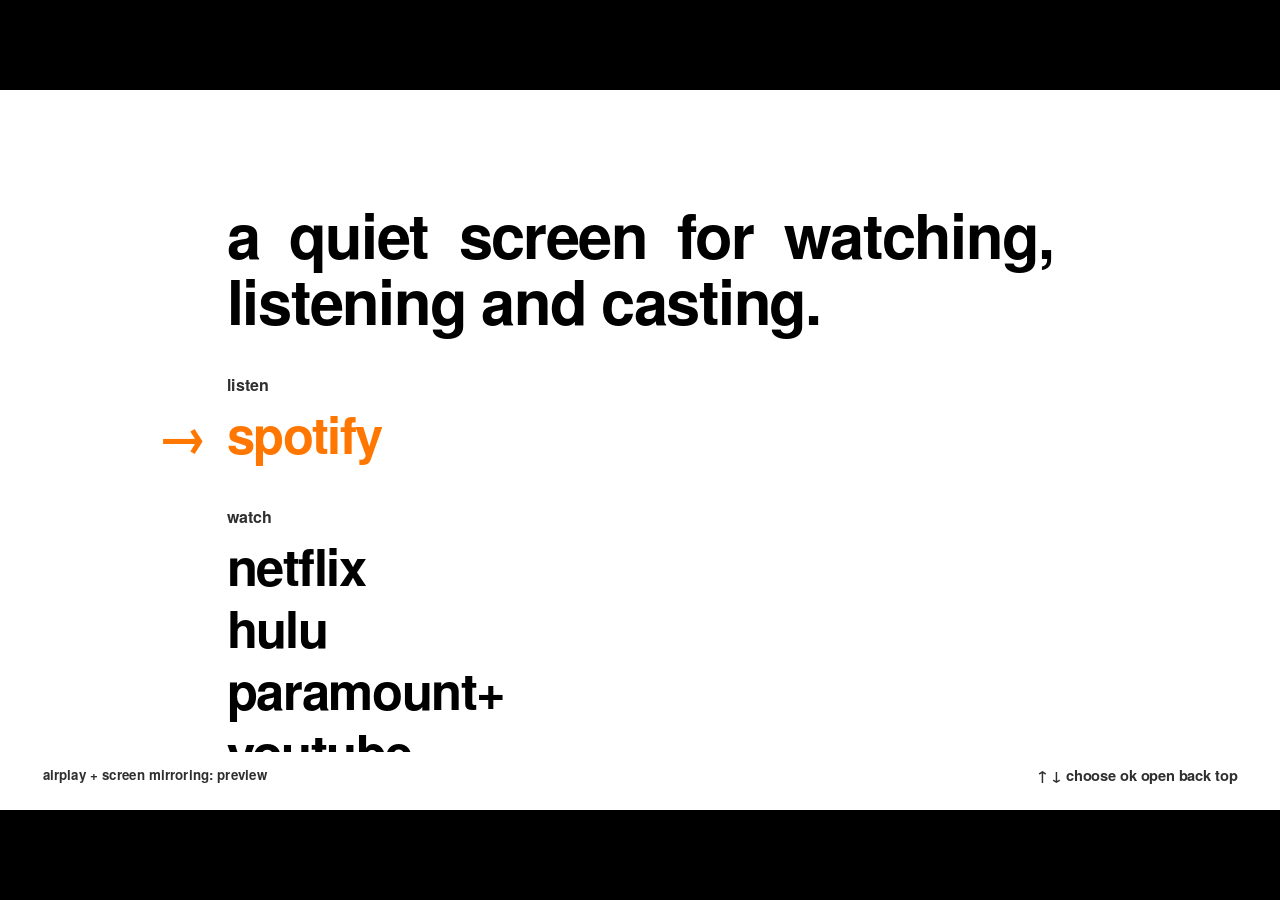
<file: app/index.html>
<!doctype html>
<html lang="en">
<head>
<meta charset="utf-8">
<meta name="viewport" content="width=1920, height=1080">
<title>UTILITY — a tv should be a tool.</title>
<link rel="stylesheet" href="style.css">
</head>
<body class="loading">
<div id="stage">
  <div id="boot" role="status" aria-live="polite" aria-label="Loading Utility">
    <div class="crt-content">
      <div class="crt-title" aria-hidden="true">loading<span class="crt-dot">.</span></div>
      <div class="crt-bar" aria-hidden="true"><div class="crt-signal"></div></div>
      <div class="crt-label" aria-hidden="true">utility</div>
    </div>
  </div>
  <div class="page" id="page">
    <h1>a quiet screen for watching, listening and casting.</h1>
    <div id="list"></div>
    <p class="project-note">utility. turn it on. choose something. music, films, whatever’s plugged in. a little sidequest in making a shared screen useful again.</p>
  </div>

  <div id="volume-osd" hidden role="status" aria-live="polite">
    <div class="volume-heading"><span id="volume-label">volume</span><span id="volume-value"></span></div>
    <div id="volume-meter" aria-hidden="true"></div>
  </div>

  <div class="stamp">
    <div class="footer-status">
      <span id="casting-status">airplay + screen mirroring: checking</span>
      <span id="said" role="status" aria-live="polite"></span>
    </div>
    <span id="key-hints">↑ ↓ choose &nbsp; ok open &nbsp; back top</span>
  </div>
</div>

<script src="catalog.js"></script>
<script src="device.js"></script>
<script src="library.js"></script>
<script src="appearance.js"></script>
<script src="volume.js"></script>
<script src="main.js"></script>
</body>
</html>
</file>
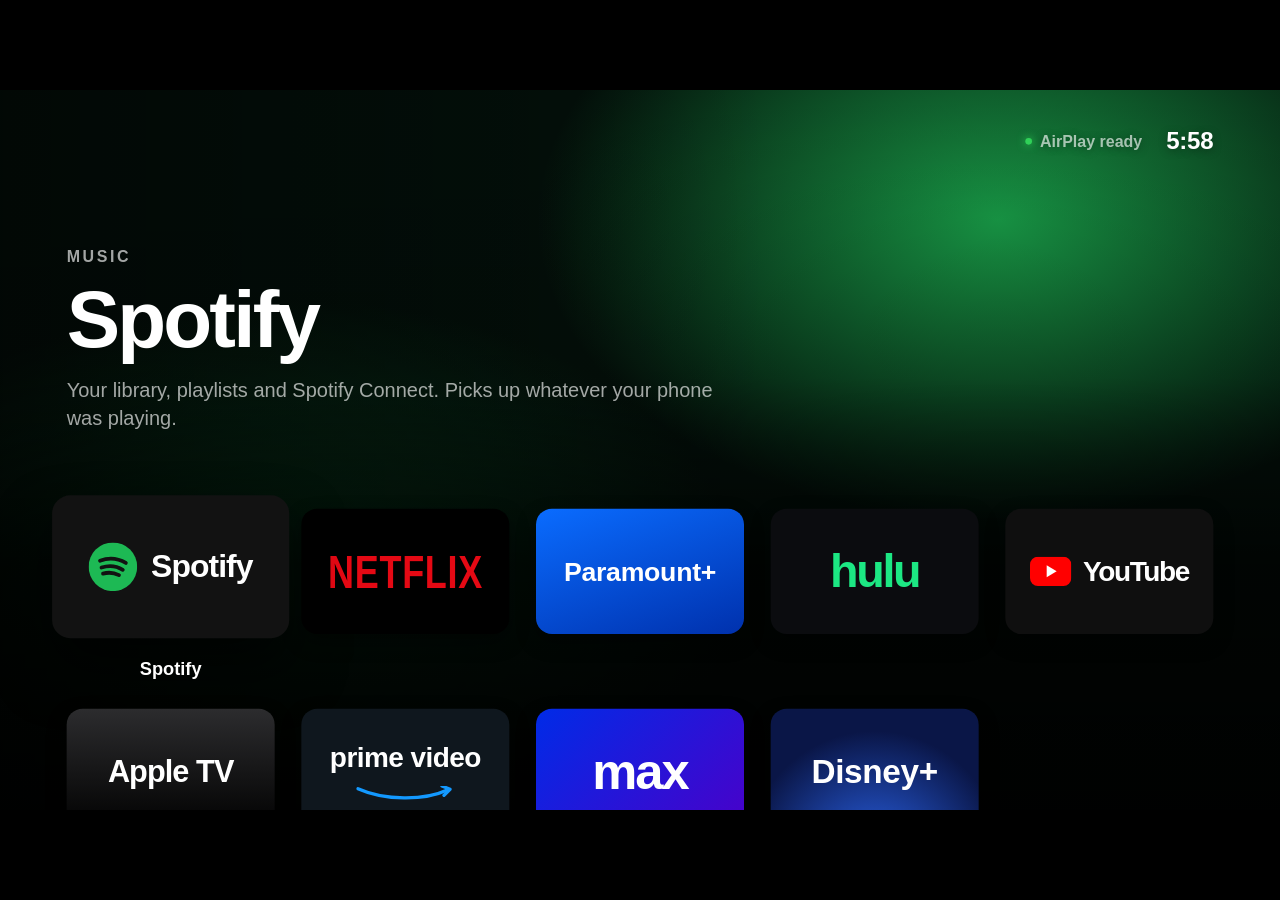
<file: mockups/a-glass.html>
<!doctype html>
<html lang="en">
<head>
<meta charset="utf-8">
<meta name="viewport" content="width=1920, height=1080">
<title>Home · Glass</title>
<style>
/* Option A: a tvOS-style home. Built for a 1920x1080 TV panel and an ES5-era
   Tizen web engine: no backdrop-filter, no inset, only opacity and transform
   animate. The stage scales down to fit when previewed in a desktop browser. */

:root {
  --ink: #fff;
  --dim: rgba(255, 255, 255, .64);
  --faint: rgba(255, 255, 255, .38);
  --edge: 100px;
  --tile-w: 312px;
  --tile-h: 188px;
  --gap: 40px;
  --row: 300px;
  --ease: cubic-bezier(.2, .8, .2, 1);
}

* { box-sizing: border-box; margin: 0; padding: 0; }

html, body { width: 100%; height: 100%; overflow: hidden; background: #000; }

body {
  font-family: "SF Pro Display", -apple-system, BlinkMacSystemFont, "Inter", "Helvetica Neue", Arial, sans-serif;
  color: var(--ink);
  -webkit-font-smoothing: antialiased;
}

#stage {
  position: absolute; left: 0; top: 0;
  width: 1920px; height: 1080px;
  overflow: hidden;
  transform-origin: 0 0;
  background: #05060a;
}

/* Ambient light: two layers, crossfaded on focus change. */

.amb { position: absolute; top: 0; left: 0; right: 0; bottom: 0; opacity: 0; transition: opacity .8s var(--ease); }
.amb.on { opacity: 1; }

.shade {
  position: absolute; top: 0; left: 0; right: 0; bottom: 0;
  background:
    linear-gradient(180deg, rgba(0,0,0,0) 0%, rgba(0,0,0,.1) 40%, rgba(0,0,0,.72) 66%, rgba(0,0,0,.92) 100%),
    linear-gradient(90deg, rgba(0,0,0,.5) 0%, rgba(0,0,0,0) 60%);
  transition: opacity .5s var(--ease);
}
.deep .shade { opacity: 1; }
.deep .amb.on { opacity: .45; }

/* Status: AirPlay + clock, top right. */

.status {
  position: absolute; top: 56px; right: var(--edge);
  display: flex; align-items: center; gap: 36px;
  font-size: 28px; font-weight: 600;
  text-shadow: 0 2px 12px rgba(0,0,0,.35);
}
.status .air { display: flex; align-items: center; gap: 12px; color: var(--dim); font-size: 24px; }
.status .air i { width: 10px; height: 10px; border-radius: 50%; background: #30d158; box-shadow: 0 0 12px #30d158; }
.status .clock { font-size: 36px; letter-spacing: -.01em; }

/* Top shelf: the focused app, large. */

.hero {
  position: absolute; left: var(--edge); top: 236px; width: 1200px;
  transition: opacity .45s var(--ease), transform .55s var(--ease);
}
.deep .hero { opacity: 0; transform: translateY(-80px); }
.hero .eyebrow { font-size: 24px; font-weight: 600; letter-spacing: .16em; text-transform: uppercase; color: var(--dim); }
.hero .title { font-size: 120px; font-weight: 700; letter-spacing: -.035em; line-height: 1; margin-top: 20px; }
.hero .sub { font-size: 30px; font-weight: 500; color: var(--dim); margin-top: 26px; line-height: 1.4; max-width: 980px; }
.hero.swap { animation: swap .5s var(--ease); }
@keyframes swap { from { opacity: 0; transform: translateY(14px); } to { opacity: 1; transform: none; } }

/* Grid of app tiles. */

.grid { position: absolute; left: 0; top: 628px; width: 100%; transition: transform .55s var(--ease); }
.rowname {
  position: absolute; left: var(--edge); margin-top: -58px;
  font-size: 24px; font-weight: 600; color: var(--faint);
  opacity: 0; transition: opacity .4s;
}
.deep .row.cur .rowname { opacity: 1; }
.row { position: relative; height: var(--row); padding-left: var(--edge); white-space: nowrap; perspective: 1400px; transition: opacity .4s var(--ease); }
.row.gone { opacity: 0; }

.tile {
  display: inline-block; position: relative; vertical-align: top;
  width: var(--tile-w); height: var(--tile-h); margin-right: var(--gap);
  border-radius: 24px;
  box-shadow: 0 12px 28px rgba(0,0,0,.4);
  transition: transform .35s var(--ease), box-shadow .35s var(--ease), opacity .35s;
}
.row.dim .tile { opacity: .55; }
.tile .face {
  position: absolute; top: 0; left: 0; right: 0; bottom: 0;
  border-radius: 24px; overflow: hidden;
  display: flex; align-items: center; justify-content: center; gap: 18px;
}
.tile .sheen {
  position: absolute; top: 0; left: 0; width: 100%; height: 100%;
  background: linear-gradient(112deg, rgba(255,255,255,0) 32%, rgba(255,255,255,.26) 48%, rgba(255,255,255,0) 64%);
  transform: translateX(-130%);
}
.tile .label {
  position: absolute; top: 100%; left: -40px; right: -40px; margin-top: 26px;
  text-align: center; font-size: 24px; font-weight: 600; color: var(--ink);
  opacity: 0; transition: opacity .25s;
}
.tile.focus {
  transform: scale(1.14) translateY(-6px);
  box-shadow: 0 40px 72px rgba(0,0,0,.62);
  z-index: 2;
  animation: float 5s ease-in-out .4s infinite;
}
.tile.focus .sheen { animation: sheen 1.1s var(--ease) .12s 1 both; }
.tile.focus .label { opacity: 1; }
.tile.press { transform: scale(1.08) translateY(-2px); transition-duration: .12s; animation: none; }

@keyframes sheen { to { transform: translateX(130%); } }
@keyframes float {
  0%, 100% { transform: scale(1.14) translateY(-6px) rotateX(0) rotateY(0); }
  33% { transform: scale(1.14) translateY(-8px) rotateX(1.6deg) rotateY(-2.2deg); }
  66% { transform: scale(1.14) translateY(-5px) rotateX(-1.2deg) rotateY(1.8deg); }
}

/* Wordmarks are typeset stand-ins, not the real logos. On the TV the app
   icons come from the installed apps themselves. */

.w { font-weight: 700; letter-spacing: -.03em; color: #fff; }
.f-spotify { background: #121212; }
.f-spotify .w { font-size: 42px; }
.f-netflix { background: #000; }
.f-netflix .w { font-size: 54px; font-weight: 900; letter-spacing: .02em; color: #e50914; transform: scaleY(1.28); }
.f-paramount { background: linear-gradient(160deg, #0a6cff, #0031ad); }
.f-paramount .w { font-size: 40px; font-weight: 600; letter-spacing: -.01em; }
.f-hulu { background: #0b0c0f; }
.f-hulu .w { font-size: 70px; font-weight: 800; letter-spacing: -.05em; color: #1ce783; }
.f-youtube { background: #0f0f0f; }
.f-youtube .w { font-size: 42px; letter-spacing: -.05em; }
.f-appletv { background: linear-gradient(180deg, #2c2c2e, #000); }
.f-appletv .w { font-size: 46px; font-weight: 600; }
.f-prime { background: #0f171e; flex-direction: column; gap: 0; }
.f-prime .w { font-size: 42px; letter-spacing: -.02em; }
.f-max { background: linear-gradient(135deg, #002be7, #4a00c9); }
.f-max .w { font-size: 76px; font-weight: 800; letter-spacing: -.04em; }
.f-disney { background: radial-gradient(circle at 50% 120%, #2a62e8, #0a1647 70%); }
.f-disney .w { font-size: 50px; font-weight: 600; letter-spacing: -.01em; }
.f-airplay { background: linear-gradient(180deg, #434956, #1b1f27); }
.f-mirror { background: linear-gradient(180deg, #3b3170, #15122a); }
.f-hdmi { background: linear-gradient(180deg, #3a3a3c, #1c1c1e); }
.f-settings { background: linear-gradient(180deg, #6b6b70, #2c2c2e); }
.f-samsung { background: linear-gradient(180deg, #1f2a44, #0b1020); }
.f-sys .w { font-size: 34px; font-weight: 600; letter-spacing: -.01em; }
.f-sys svg { width: 52px; height: 52px; }

/* Toast for what OK would do. */

.toast {
  position: absolute; left: 50%; bottom: 64px;
  transform: translate(-50%, 24px);
  padding: 22px 34px; border-radius: 20px;
  background: rgba(40, 40, 46, .94);
  font-size: 26px; font-weight: 500; color: #fff; max-width: 1300px; text-align: center;
  box-shadow: 0 20px 60px rgba(0,0,0,.5);
  opacity: 0; transition: opacity .3s var(--ease), transform .3s var(--ease);
}
.toast.on { opacity: 1; transform: translate(-50%, 0); }
.toast b { font-weight: 700; }
</style>
</head>
<body>
<div id="stage">
  <div class="amb" id="ambA"></div>
  <div class="amb" id="ambB"></div>
  <div class="shade"></div>

  <div class="status">
    <div class="air"><i></i>AirPlay ready</div>
    <div class="clock" id="clock">11:26</div>
  </div>

  <div class="hero" id="hero">
    <div class="eyebrow" id="eyebrow"></div>
    <div class="title" id="title"></div>
    <div class="sub" id="sub"></div>
  </div>

  <div class="grid" id="grid"></div>
  <div class="toast" id="toast"></div>
</div>

<script>
(function () {
  'use strict';

  var ICON = {
    spotify: '<svg width="64" height="64" viewBox="0 0 64 64"><circle cx="32" cy="32" r="32" fill="#1db954"/><path d="M15 24c11-4 24-3 34 3M17 33c9-3 20-2 28 3M19 41c7-2 15-1 21 2" stroke="#121212" stroke-width="5" stroke-linecap="round" fill="none"/></svg>',
    youtube: '<svg width="62" height="44" viewBox="0 0 62 44"><rect width="62" height="44" rx="12" fill="#ff0000"/><path d="M25 13l15 9-15 9z" fill="#fff"/></svg>',
    prime: '<svg width="150" height="22" viewBox="0 0 150 22"><path d="M4 4c40 18 100 18 134 2" stroke="#1399ff" stroke-width="5" stroke-linecap="round" fill="none"/><path d="M130 0l12 5-9 9" stroke="#1399ff" stroke-width="5" stroke-linecap="round" stroke-linejoin="round" fill="none"/></svg>',
    airplay: '<svg viewBox="0 0 52 52" fill="none" stroke="#fff" stroke-width="3.5" stroke-linejoin="round"><path d="M14 37H8a3 3 0 0 1-3-3V11a3 3 0 0 1 3-3h36a3 3 0 0 1 3 3v23a3 3 0 0 1-3 3h-6"/><path d="M26 31l11 14H15z" fill="#fff"/></svg>',
    mirror: '<svg viewBox="0 0 52 52" fill="none" stroke="#fff" stroke-width="3.5" stroke-linejoin="round"><rect x="4" y="9" width="32" height="22" rx="3"/><rect x="18" y="20" width="30" height="22" rx="3" fill="#2a2350"/><path d="M14 38h-4"/></svg>',
    hdmi: '<svg viewBox="0 0 52 52" fill="none" stroke="#fff" stroke-width="3.5" stroke-linejoin="round"><path d="M6 17h40v10l-6 8H12l-6-8z"/><path d="M16 24h20"/></svg>',
    settings: '<svg viewBox="0 0 52 52" fill="none" stroke="#fff" stroke-width="3.5"><circle cx="26" cy="26" r="7"/><path d="M26 4v7M26 41v7M4 26h7M41 26h7M10.4 10.4l5 5M36.6 36.6l5 5M10.4 41.6l5-5M36.6 15.4l5-5"/></svg>',
    samsung: '<svg viewBox="0 0 52 52" fill="none" stroke="#fff" stroke-width="3.5" stroke-linejoin="round"><path d="M8 24L26 9l18 15v19H8z"/><path d="M21 43V31h10v12"/></svg>'
  };

  // Brand light: [base, glow, second glow]
  var LIGHT = {
    spotify: ['#03100a', '#1db954', '#0b5a2a'],
    netflix: ['#0b0000', '#e50914', '#5c0006'],
    paramount: ['#000814', '#0a6cff', '#00268a'],
    hulu: ['#010d07', '#1ce783', '#085236'],
    youtube: ['#0b0b0b', '#ff1f1f', '#3d0000'],
    appletv: ['#060606', '#8e8e93', '#2c2c2e'],
    prime: ['#00060d', '#1399ff', '#00305c'],
    max: ['#00041a', '#002be7', '#6a00ff'],
    disney: ['#020818', '#1f56e0', '#00b7ff'],
    airplay: ['#05070b', '#8fa3c4', '#2c3a55'],
    mirror: ['#07050f', '#7b61ff', '#24165c'],
    hdmi: ['#0b0702', '#ff9f0a', '#4a2a00'],
    settings: ['#070707', '#8e8e93', '#3a3a3c'],
    samsung: ['#03060f', '#1f4fff', '#0a1a4a']
  };

  var ROWS = [
    { name: '', apps: [
      { id: 'spotify', name: 'Spotify', eyebrow: 'Music', sub: 'Your library, playlists and Spotify Connect. Picks up whatever your phone was playing.', face: ICON.spotify + '<span class="w">Spotify</span>' },
      { id: 'netflix', name: 'Netflix', eyebrow: 'Films & series', sub: 'Opens straight into your profile picker. No Samsung rows in between.', face: '<span class="w">NETFLIX</span>' },
      { id: 'paramount', name: 'Paramount+', eyebrow: 'Live sport & films', sub: 'CBS live, Champions League, Paramount originals.', face: '<span class="w">Paramount+</span>' },
      { id: 'hulu', name: 'Hulu', eyebrow: 'Series', sub: 'Next episode is one press away.', face: '<span class="w">hulu</span>' },
      { id: 'youtube', name: 'YouTube', eyebrow: 'Everything else', sub: 'Cast from your phone, or browse here.', face: ICON.youtube + '<span class="w">YouTube</span>' }
    ]},
    { name: 'More apps', apps: [
      { id: 'appletv', name: 'Apple TV', eyebrow: 'Apple originals', sub: 'Apple TV+ and your iTunes library.', face: '<span class="w">Apple TV</span>' },
      { id: 'prime', name: 'Prime Video', eyebrow: 'Films & series', sub: 'Amazon originals and rentals.', face: '<span class="w">prime video</span>' + ICON.prime },
      { id: 'max', name: 'Max', eyebrow: 'HBO & more', sub: 'HBO, Discovery and Warner films.', face: '<span class="w">max</span>' },
      { id: 'disney', name: 'Disney+', eyebrow: 'Films & series', sub: 'Disney, Pixar, Marvel, Star Wars.', face: '<span class="w">Disney+</span>' }
    ]},
    { name: 'Cast, inputs & system', apps: [
      { id: 'airplay', name: 'AirPlay', eyebrow: 'Always on', sub: 'Nothing to open. On your Mac or iPhone: Control Center → Screen Mirroring → this TV.', face: ICON.airplay + '<span class="w">AirPlay</span>', sys: true },
      { id: 'mirror', name: 'Screen Mirror', eyebrow: 'Smart View', sub: 'For Android phones and Windows laptops. Also always listening.', face: ICON.mirror + '<span class="w">Mirror</span>', sys: true },
      { id: 'hdmi', name: 'HDMI 1', eyebrow: 'Input', sub: 'Switch to whatever is plugged in.', face: ICON.hdmi + '<span class="w">HDMI 1</span>', sys: true },
      { id: 'settings', name: 'Settings', eyebrow: 'System', sub: 'Picture, sound, network. Samsung’s own panel.', face: ICON.settings + '<span class="w">Settings</span>', sys: true },
      { id: 'samsung', name: 'Samsung Home', eyebrow: 'Escape hatch', sub: 'The original Smart Hub, if you ever need it. Home brings you back here.', face: ICON.samsung + '<span class="w">Samsung</span>', sys: true }
    ]}
  ];

  var stage = document.getElementById('stage');
  var grid = document.getElementById('grid');
  var hero = document.getElementById('hero');
  var ambs = [document.getElementById('ambA'), document.getElementById('ambB')];
  var ambIdx = 0;
  var pos = { r: 0, c: 0 };
  var memory = [0, 0, 0];
  var tiles = [];

  function build() {
    var html = '';
    for (var r = 0; r < ROWS.length; r++) {
      html += '<div class="row" data-r="' + r + '">';
      if (ROWS[r].name) html += '<div class="rowname">' + ROWS[r].name + '</div>';
      for (var c = 0; c < ROWS[r].apps.length; c++) {
        var a = ROWS[r].apps[c];
        html += '<div class="tile" data-r="' + r + '" data-c="' + c + '"><div class="face f-' + a.id + (a.sys ? ' f-sys' : '') + '">' + a.face + '<div class="sheen"></div></div><div class="label">' + a.name + '</div></div>';
      }
      html += '</div>';
    }
    grid.innerHTML = html;
    var rows = grid.querySelectorAll('.row');
    for (r = 0; r < rows.length; r++) tiles.push(rows[r].querySelectorAll('.tile'));
  }

  function light(id) {
    var l = LIGHT[id];
    var next = ambs[1 - ambIdx];
    next.style.background =
      'radial-gradient(ellipse 60% 70% at 78% 18%, ' + l[1] + 'cc 0%, ' + l[1] + '00 60%),' +
      'radial-gradient(ellipse 55% 60% at 22% 68%, ' + l[2] + 'aa 0%, ' + l[2] + '00 65%),' + l[0];
    next.className = 'amb on';
    ambs[ambIdx].className = 'amb';
    ambIdx = 1 - ambIdx;
  }

  function render() {
    var a = ROWS[pos.r].apps[pos.c];
    for (var r = 0; r < tiles.length; r++) {
      for (var c = 0; c < tiles[r].length; c++) tiles[r][c].className = 'tile' + (r === pos.r && c === pos.c ? ' focus' : '');
      tiles[r][0].parentNode.className = 'row' + (r === pos.r ? ' cur' : r < pos.r - 1 ? ' gone' : pos.r > 0 ? ' dim' : '');
    }
    stage.className = pos.r > 0 ? 'deep' : '';
    // Deeper rows settle at y=640, with one row of context above them.
    grid.style.transform = pos.r > 0 ? 'translateY(' + -(300 * pos.r - 12) + 'px)' : 'none';
    document.getElementById('eyebrow').textContent = a.eyebrow;
    document.getElementById('title').textContent = a.name;
    document.getElementById('sub').textContent = a.sub;
    hero.className = 'hero';
    void hero.offsetWidth;
    hero.className = 'hero swap';
    light(a.id);
  }

  var toastTimer;
  function toast(html) {
    var t = document.getElementById('toast');
    t.innerHTML = html;
    t.className = 'toast on';
    clearTimeout(toastTimer);
    toastTimer = setTimeout(function () { t.className = 'toast'; }, 2600);
  }

  function open() {
    var a = ROWS[pos.r].apps[pos.c];
    var el = tiles[pos.r][pos.c];
    el.className = 'tile focus press';
    setTimeout(function () { el.className = 'tile focus'; }, 140);
    if (a.id === 'airplay') toast('<b>AirPlay is always on.</b> Pick this TV from Screen Mirroring on your Mac or iPhone.');
    else toast('Preview · on the TV this opens <b>' + a.name + '</b>');
  }

  function move(dr, dc) {
    var r = pos.r + dr;
    if (r < 0 || r >= ROWS.length) return;
    if (dr) {
      memory[pos.r] = pos.c;
      pos.r = r;
      pos.c = Math.min(memory[r], ROWS[r].apps.length - 1);
    } else {
      var c = pos.c + dc;
      if (c < 0 || c >= ROWS[r].apps.length) return;
      pos.c = c;
    }
    render();
  }

  // Arrow keys, Enter, and the Samsung remote's Return (10009).
  document.addEventListener('keydown', function (e) {
    var k = e.keyCode;
    if (k === 37) move(0, -1);
    else if (k === 39) move(0, 1);
    else if (k === 38) move(-1, 0);
    else if (k === 40) move(1, 0);
    else if (k === 13) open();
    else if (k === 10009 || k === 27 || k === 8) { if (pos.r > 0) { pos.r = 0; pos.c = memory[0]; render(); } }
    else return;
    e.preventDefault();
  });

  grid.addEventListener('click', function (e) {
    var t = e.target;
    while (t && t !== grid && !(t.className && String(t.className).indexOf('tile') === 0)) t = t.parentNode;
    if (!t || t === grid) return;
    var r = +t.getAttribute('data-r'), c = +t.getAttribute('data-c');
    if (r === pos.r && c === pos.c) open(); else { pos.r = r; pos.c = c; render(); }
  });

  function tick() {
    var d = new Date(), h = d.getHours() % 12 || 12, m = d.getMinutes();
    document.getElementById('clock').textContent = h + ':' + (m < 10 ? '0' : '') + m;
  }

  function fit() {
    var s = Math.min(window.innerWidth / 1920, window.innerHeight / 1080);
    var x = (window.innerWidth - 1920 * s) / 2, y = (window.innerHeight - 1080 * s) / 2;
    stage.style.transform = 'translate(' + x + 'px,' + y + 'px) scale(' + s + ')';
  }

  build();
  render();
  tick();
  setInterval(tick, 10000);
  fit();
  window.addEventListener('resize', fit);
}());
</script>
</body>
</html>
</file>
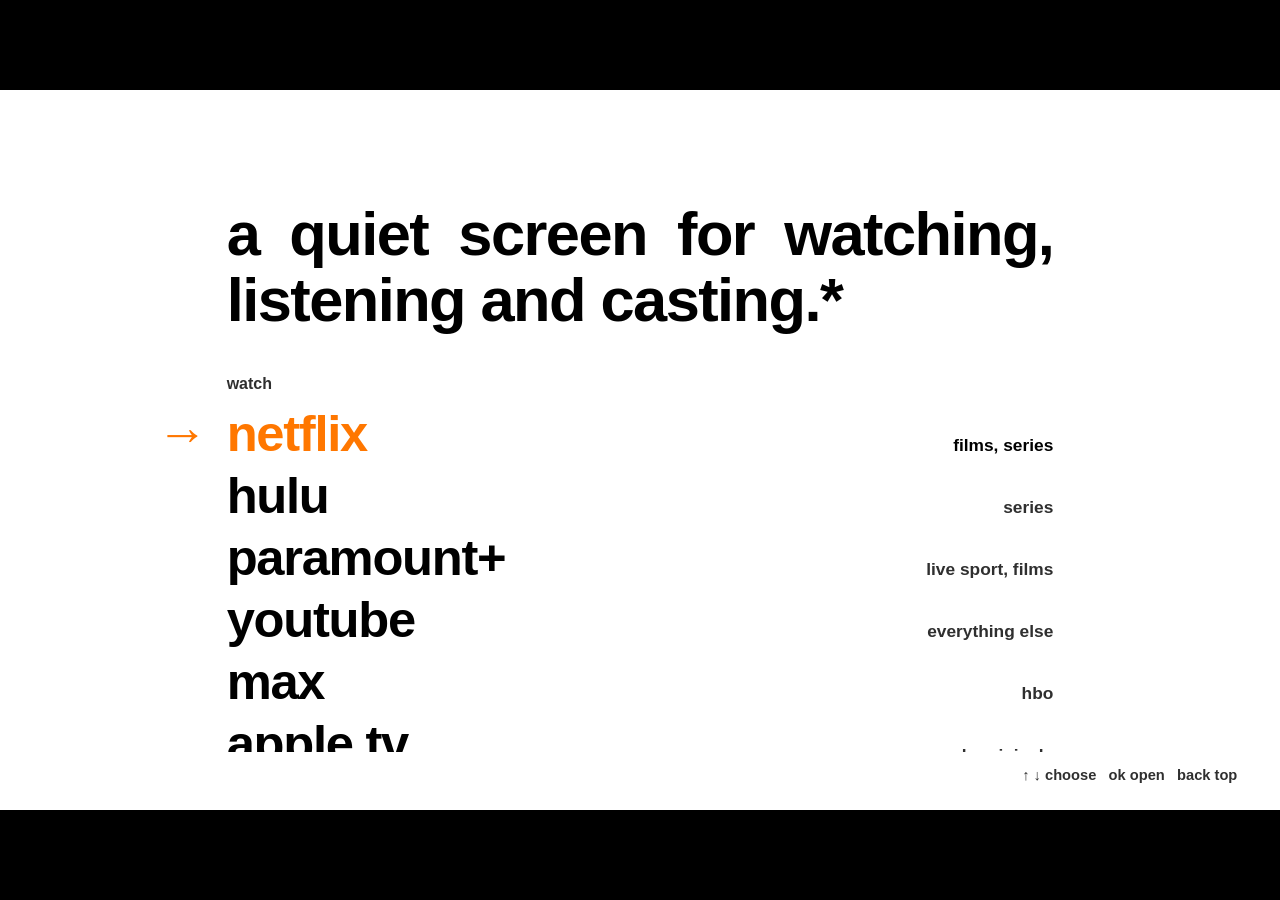
<file: mockups/b-index.html>
<!doctype html>
<html lang="en">
<head>
<meta charset="utf-8">
<meta name="viewport" content="width=1920, height=1080">
<title>Home · Index</title>
<style>
/* Option B: vladimirtaikov.com on a TV. Three colours, one weight, one column,
   corner stamps at the edges. Sized for a 1920x1080 panel read from the sofa.
   Only transform and colour change, so it stays cheap on the TV's engine. */

:root {
  --bg: #fff;
  --ink: #2f2f2f;
  --black: #000;
  --orange: #ff7700;
  --edge: 64px;
  --stamp: 22px;
  --col: 1240px;
  --ease: cubic-bezier(.2, .8, .2, 1);
}

/* After dark: same system, lights off. Auto from 8pm to 7am, or press N. */
.night {
  --bg: #0a0a0a;
  --ink: #9a9a9a;
  --black: #f4f4f4;
}

* { box-sizing: border-box; margin: 0; padding: 0; }

html, body { width: 100%; height: 100%; overflow: hidden; background: #000; }

body {
  font-family: Helvetica, "Helvetica Neue", Arial, sans-serif;
  font-weight: 700;
  -webkit-font-smoothing: antialiased;
}

#stage {
  position: absolute; left: 0; top: 0;
  width: 1920px; height: 1080px;
  overflow: hidden;
  transform-origin: 0 0;
  background: var(--bg);
  color: var(--ink);
  transition: background .6s, color .6s;
}

/* Bottom stamp: key hints, plus a line of feedback after OK. It does not
   scroll. Orange is kept for the focused line only. */

.stamp {
  position: absolute; left: var(--edge); right: var(--edge);
  display: flex; justify-content: space-between; gap: 48px;
  font-size: var(--stamp); line-height: 1.4;
  background: var(--bg);
  z-index: 2;
  transition: background .6s;
}
.stamp.bottom { bottom: 0; padding-top: 20px; padding-bottom: 36px; }

/* One column, scrolled as a page so the focused line stays near the middle. */

.page {
  position: absolute; top: 0; left: 50%;
  width: var(--col); margin-left: calc(var(--col) / -2);
  padding-top: 168px; padding-bottom: 220px;
  transition: transform .42s var(--ease);
}

h1 {
  color: var(--black);
  font-size: 92px; line-height: 1.06; letter-spacing: -.025em;
  text-align: justify;
  margin-bottom: 40px;
}

h2 {
  color: var(--ink);
  font-size: 24px; line-height: 1.2;
  margin: 64px 0 12px;
}

.item {
  position: relative;
  display: flex; align-items: baseline; justify-content: space-between; gap: 40px;
  padding: 4px 0;
}
.item .name {
  color: var(--black);
  font-size: 76px; line-height: 1.12; letter-spacing: -.025em;
  transition: color .15s;
}
.item .what {
  font-size: 26px; text-align: right; white-space: nowrap;
  transition: color .15s;
}
.item .arrow {
  position: absolute; right: 100%; margin-right: 28px; top: 4px;
  color: var(--orange);
  font-size: 76px; line-height: 1.12;
  opacity: 0; transform: translateX(-24px);
  transition: opacity .2s var(--ease), transform .25s var(--ease);
}
.item.focus .name { color: var(--orange); }
.item.focus .what { color: var(--black); }
.item.focus .arrow { opacity: 1; transform: none; }

.note { font-size: 26px; line-height: 1.5; margin-top: 72px; max-width: 980px; }
</style>
</head>
<body>
<div id="stage">
  <div class="page" id="page">
    <h1>a quiet screen for watching, listening and casting.*</h1>
    <div id="list"></div>
    <p class="note">* no ads, no rows of things you didn’t ask for. airplay and screen mirroring are always on; nothing to open. samsung’s old home is at the bottom if you ever miss it.</p>
  </div>

  <div class="stamp bottom">
    <span id="said"></span>
    <span>↑ ↓ choose &nbsp; ok open &nbsp; back top</span>
  </div>
</div>

<script>
(function () {
  'use strict';

  var LIST = [
    { group: 'watch', items: [
      ['netflix', 'Netflix', 'films, series'],
      ['hulu', 'Hulu', 'series'],
      ['paramount', 'Paramount+', 'live sport, films'],
      ['youtube', 'YouTube', 'everything else'],
      ['max', 'Max', 'hbo'],
      ['appletv', 'Apple TV', 'apple originals'],
      ['prime', 'Prime Video', 'films, series'],
      ['disney', 'Disney+', 'disney, pixar, marvel']
    ]},
    { group: 'listen', items: [
      ['spotify', 'Spotify', 'music, podcasts']
    ]},
    { group: 'cast', items: [
      ['airplay', 'AirPlay', 'always on'],
      ['mirror', 'Screen Mirror', 'android, windows']
    ]},
    { group: 'inputs', items: [
      ['hdmi1', 'HDMI 1', 'input']
    ]},
    { group: 'system', items: [
      ['settings', 'Settings', 'picture, sound, network'],
      ['samsung', 'Samsung Home', 'the old screen']
    ]}
  ];

  var stage = document.getElementById('stage');
  var page = document.getElementById('page');
  var said = document.getElementById('said');
  var rows = [], flat = [], at = 0;

  function build() {
    var html = '';
    for (var g = 0; g < LIST.length; g++) {
      html += '<h2>' + LIST[g].group + '</h2>';
      for (var i = 0; i < LIST[g].items.length; i++) {
        var it = LIST[g].items[i];
        flat.push(it);
        html += '<div class="item"><span class="arrow">→</span><span class="name">' + it[1].toLowerCase() + '</span><span class="what">' + it[2] + '</span></div>';
      }
    }
    document.getElementById('list').innerHTML = html;
    rows = document.querySelectorAll('.item');
  }

  // Keep the focused line near the middle; never scroll above the headline.
  function render() {
    for (var i = 0; i < rows.length; i++) rows[i].className = 'item' + (i === at ? ' focus' : '');
    var row = rows[at];
    var max = page.offsetHeight - 1080;
    var y = row.offsetTop + row.offsetHeight / 2 - 560;
    y = Math.max(0, Math.min(y, max));
    page.style.transform = 'translateY(' + -y + 'px)';
  }

  var sayTimer;
  function say(text) {
    said.textContent = text;
    clearTimeout(sayTimer);
    sayTimer = setTimeout(function () { said.textContent = ''; }, 2800);
  }

  function open() {
    var it = flat[at];
    if (it[0] === 'airplay') say('airplay is always on. on your mac: control center → screen mirroring → this tv.');
    else say('preview. on the tv this opens ' + it[1].toLowerCase() + '.');
  }

  document.addEventListener('keydown', function (e) {
    var k = e.keyCode;
    if (k === 38 && at > 0) at--;
    else if (k === 40 && at < rows.length - 1) at++;
    else if (k === 13) open();
    else if (k === 10009 || k === 27 || k === 8) at = 0;
    else if (k === 78) stage.className = stage.className ? '' : 'night';
    else return;
    e.preventDefault();
    render();
  });

  document.getElementById('list').addEventListener('click', function (e) {
    for (var i = 0; i < rows.length; i++) {
      if (rows[i].contains(e.target)) {
        if (i === at) open(); else { at = i; render(); }
        return;
      }
    }
  });

  function fit() {
    var s = Math.min(window.innerWidth / 1920, window.innerHeight / 1080);
    var x = (window.innerWidth - 1920 * s) / 2, y = (window.innerHeight - 1080 * s) / 2;
    stage.style.transform = 'translate(' + x + 'px,' + y + 'px) scale(' + s + ')';
  }

  var hour = new Date().getHours();
  if (hour >= 20 || hour < 7) stage.className = 'night';
  if (/[?&]night=0/.test(location.search)) stage.className = '';

  build();
  render();
  fit();
  window.addEventListener('resize', fit);
}());
</script>
</body>
</html>
</file>
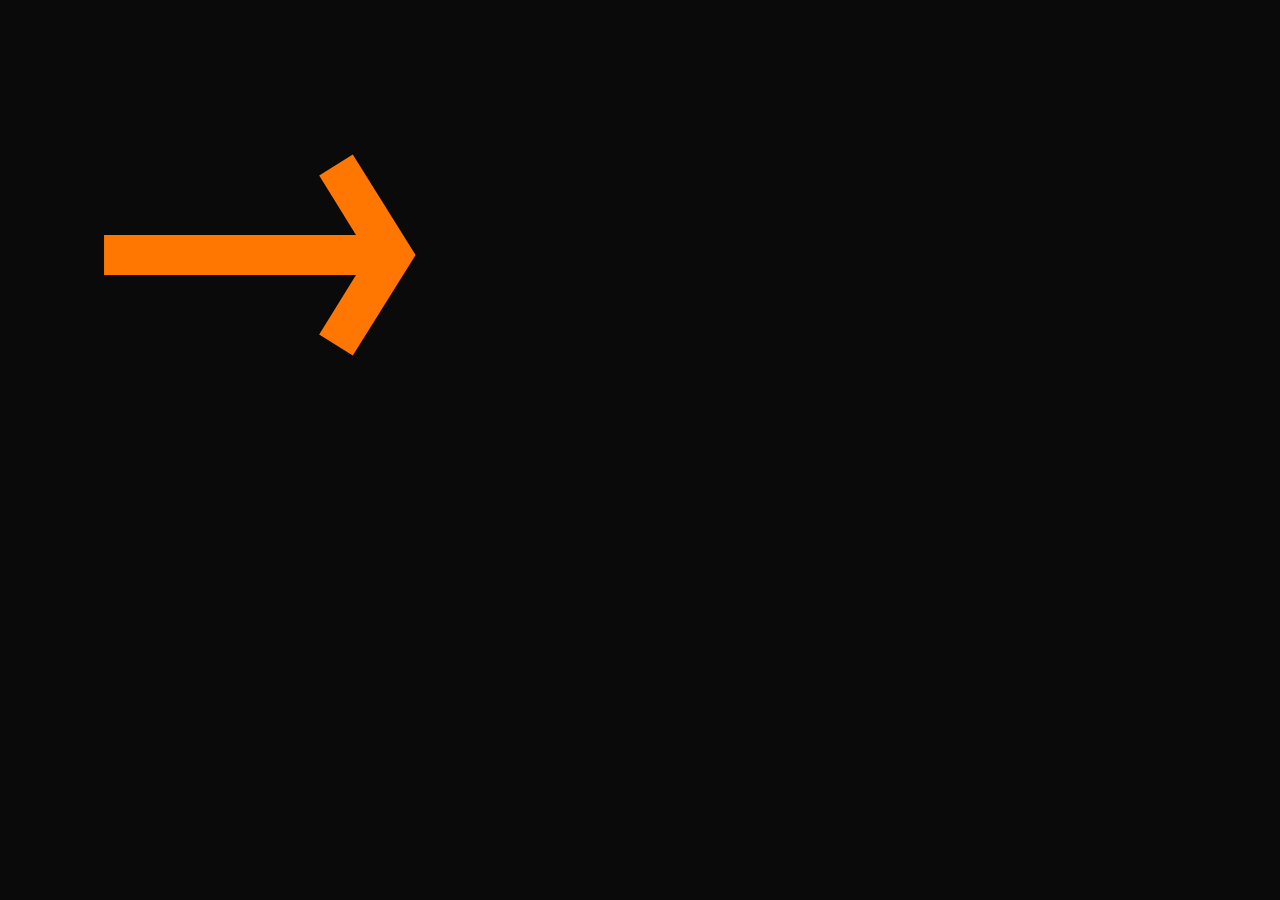
<file: tools/icon.html>
<!doctype html>
<!-- Source for app/icon.png. Rendered by tools/build.mjs --icon with headless Chrome. -->
<html>
<head>
<meta charset="utf-8">
<style>
@font-face { font-family: "Heros"; src: url("../app/fonts/texgyreheros-bold.otf"); font-weight: 700; }
html, body { margin: 0; width: 512px; height: 512px; overflow: hidden; background: #0a0a0a; }
body {
  display: flex; align-items: center; justify-content: center;
  font-family: "Heros", Helvetica, sans-serif; font-weight: 700;
  font-size: 400px; line-height: 1; color: #ff7700;
}
/* The glyph sits low in its line box; this centres it optically. */
span { transform: translateY(-16%); }
</style>
</head>
<body><span>→</span></body>
</html>
</file>
<file: app/style.css>
/* vladimirtaikov.com on a TV. Three colours, one weight, one column. Sized for
   a 1920x1080 panel read from the sofa. Only transform and colour change, so
   it stays cheap on the TV's web engine. Orange marks the focused line only. */

/* Helvetica can't be shipped; TeX Gyre Heros is a free clone of it. */
@font-face {
  font-family: "Heros";
  src: url("fonts/texgyreheros-bold.otf") format("opentype");
  font-weight: 700;
}

:root {
  --bg: #fff;
  --ink: #2f2f2f;
  --black: #000;
  --orange: #ff7700;
  --edge: 64px;
  --col: 1240px;
  --ease: cubic-bezier(.2, .8, .2, 1);
}

/* After dark: same system, lights off. Auto follows San Francisco daylight. */
.night {
  --bg: #0a0a0a;
  --ink: #9a9a9a;
  --black: #f4f4f4;
}

* { box-sizing: border-box; margin: 0; padding: 0; }

html, body { width: 100%; height: 100%; overflow: hidden; background: #000; }

body {
  font-family: "Heros", Helvetica, "Helvetica Neue", Arial, sans-serif;
  font-weight: 700;
  -webkit-font-smoothing: antialiased;
}

#stage {
  position: absolute; left: 0; top: 0;
  width: 1920px; height: 1080px;
  overflow: hidden;
  transform-origin: 0 0;
  background: var(--bg);
  color: var(--ink);
  transition: background .6s, color .6s;
}

/* One column, scrolled as a page so the focused line stays near the middle. */

.page {
  position: absolute; top: 0; left: 50%;
  width: var(--col); margin-left: -620px;
  padding-top: 168px; padding-bottom: 220px;
  transition: transform .42s var(--ease);
}

h1 {
  color: var(--black);
  font-size: 92px; line-height: 1.06; letter-spacing: -.025em;
  text-align: justify;
  margin-bottom: 40px;
}

h2 {
  color: var(--ink);
  font-size: 24px; line-height: 1.2;
  margin: 64px 0 12px;
}

.item {
  position: relative;
  display: flex; align-items: baseline; justify-content: space-between;
  padding: 4px 0;
}
.item .name {
  color: var(--black);
  font-size: 76px; line-height: 1.12; letter-spacing: -.025em;
  transition: color .15s;
}
.item .arrow {
  position: absolute; right: 100%; margin-right: 28px; top: 4px;
  color: var(--orange);
  font-size: 76px; line-height: 1.12;
  opacity: 0; transform: translateX(-24px);
  transition: opacity .2s var(--ease), transform .25s var(--ease);
}
.item.missing .name { color: var(--ink); }
.item.focus .name { color: var(--orange); }
.item.focus .arrow { opacity: 1; transform: none; }

.project-note {
  max-width: 1000px; margin-top: 72px;
  font-size: 28px; line-height: 1.5;
}

@media (prefers-reduced-motion: reduce) {
  #stage, .page, .item .name, .item .arrow, .stamp { transition: none; }
}

/* Bottom stamp: key hints, plus a line of feedback after OK. Does not scroll. */

.stamp {
  position: absolute; left: var(--edge); right: var(--edge); bottom: 0;
  display: flex; justify-content: space-between;
  padding: 20px 0 36px;
  font-size: 22px; line-height: 1.4;
  background: var(--bg);
  transition: background .6s;
}
.footer-status { max-width: 1120px; }
#casting-status { display: block; font-size: 20px; }
#said { display: block; }
#said:empty { display: none; }

/* Phosphor-style startup, using the same bundled type as the menu.
   Static glow/scanlines; only the activity signal's transform is animated. */
.loading .page, .loading .stamp { visibility: hidden; }
#boot {
  position: absolute; inset: 0; z-index: 10;
  display: flex; align-items: center; justify-content: center;
  color: #edf5f5; background: #080b0b;
  opacity: 1; transition: opacity .18s ease-out;
}
#boot::before {
  content: ""; position: absolute; inset: 0; pointer-events: none;
  background: radial-gradient(ellipse at center, transparent 25%, rgba(0, 0, 0, .72) 100%);
}
#boot::after {
  content: ""; position: absolute; inset: 0; pointer-events: none;
  background: repeating-linear-gradient(to bottom, transparent 0, transparent 2px, rgba(0, 0, 0, .2) 2px, rgba(0, 0, 0, .2) 4px);
}
#boot.leaving { opacity: 0; pointer-events: none; }
#boot[hidden] { display: none; }
.crt-content { width: 640px; text-align: center; }
.crt-title {
  font-size: 112px; line-height: 1; letter-spacing: -.025em;
  text-shadow: 0 0 2px #fff, 0 0 12px rgba(208, 242, 246, .55), 0 0 36px rgba(186, 226, 232, .22);
}
.crt-dot { color: inherit; }
.crt-bar {
  position: relative; height: 28px; margin: 44px 0 32px;
  border: 2px solid rgba(227, 241, 242, .7); overflow: hidden;
  box-shadow: 0 0 8px rgba(208, 242, 246, .18), inset 0 0 8px rgba(208, 242, 246, .1);
}
.crt-bar::after {
  content: ""; position: absolute; inset: 4px;
  background: repeating-linear-gradient(to right, rgba(227, 241, 242, .13) 0, rgba(227, 241, 242, .13) 20px, transparent 20px, transparent 26px);
}
.crt-signal {
  position: absolute; top: 4px; bottom: 4px; left: -208px; width: 208px;
  background: repeating-linear-gradient(to right, #e3f1f2 0, #e3f1f2 20px, transparent 20px, transparent 26px);
  box-shadow: 0 0 10px rgba(208, 242, 246, .25);
  animation: crt-travel 1.8s linear infinite;
}
.crt-label {
  font-size: 22px; line-height: 1.4; letter-spacing: .02em;
  color: #96aaaa; text-shadow: 0 0 6px rgba(208, 242, 246, .2);
}
@keyframes crt-travel { to { transform: translateX(848px); } }
@media (prefers-reduced-motion: reduce) {
  #boot { transition: none; }
  .crt-signal { animation: none; left: 4px; }
}

/* Foreground volume only: bars become dots as the level falls. */
#volume-osd {
  position: absolute; z-index: 9; left: 50%; bottom: 144px;
  transform: translateX(-50%);
  width: 960px; padding: 32px 40px 36px;
  background: #080a08; color: var(--orange);
  box-shadow: 0 0 0 1px rgba(255, 119, 0, .08);
  pointer-events: none;
}
#volume-osd[hidden] { display: none; }
#volume-osd::after {
  content: ""; position: absolute; inset: 0;
  background: repeating-linear-gradient(to bottom, transparent 0, transparent 2px, rgba(0, 0, 0, .17) 2px, rgba(0, 0, 0, .17) 4px);
}
.volume-heading {
  display: flex; align-items: baseline; justify-content: space-between;
  font-size: 48px; line-height: 1.1; margin-bottom: 18px;
  text-shadow: 0 0 3px rgba(255, 119, 0, .7), 0 0 16px rgba(255, 119, 0, .35);
}
#volume-value { font-size: 36px; }
#volume-meter { display: flex; align-items: center; justify-content: space-between; height: 52px; }
.volume-step { display: flex; align-items: center; justify-content: center; width: 24px; height: 52px; }
.volume-step i { display: block; width: 10px; height: 10px; border-radius: 50%; background: var(--orange); opacity: .5; }
.volume-step.lit i { width: 22px; height: 52px; border-radius: 0; opacity: 1; box-shadow: 0 0 8px rgba(255, 119, 0, .45); }
</file>
